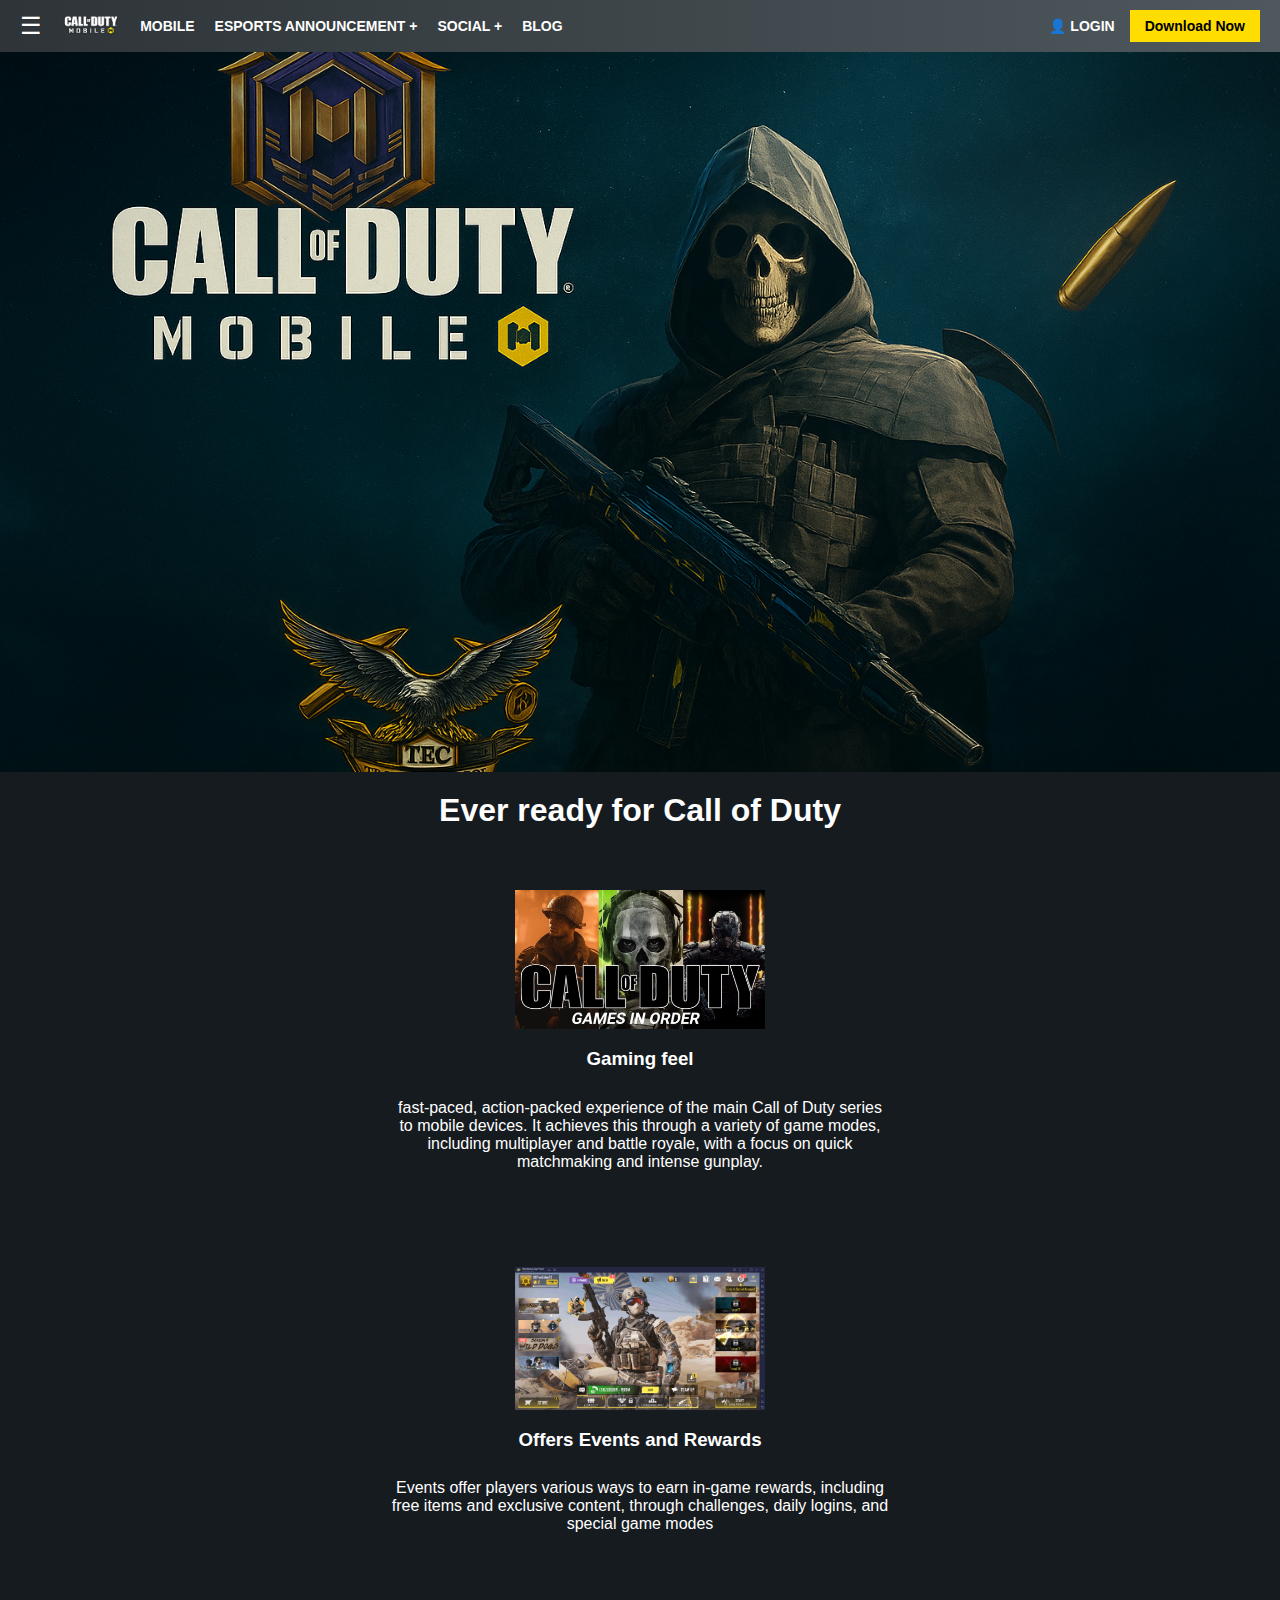
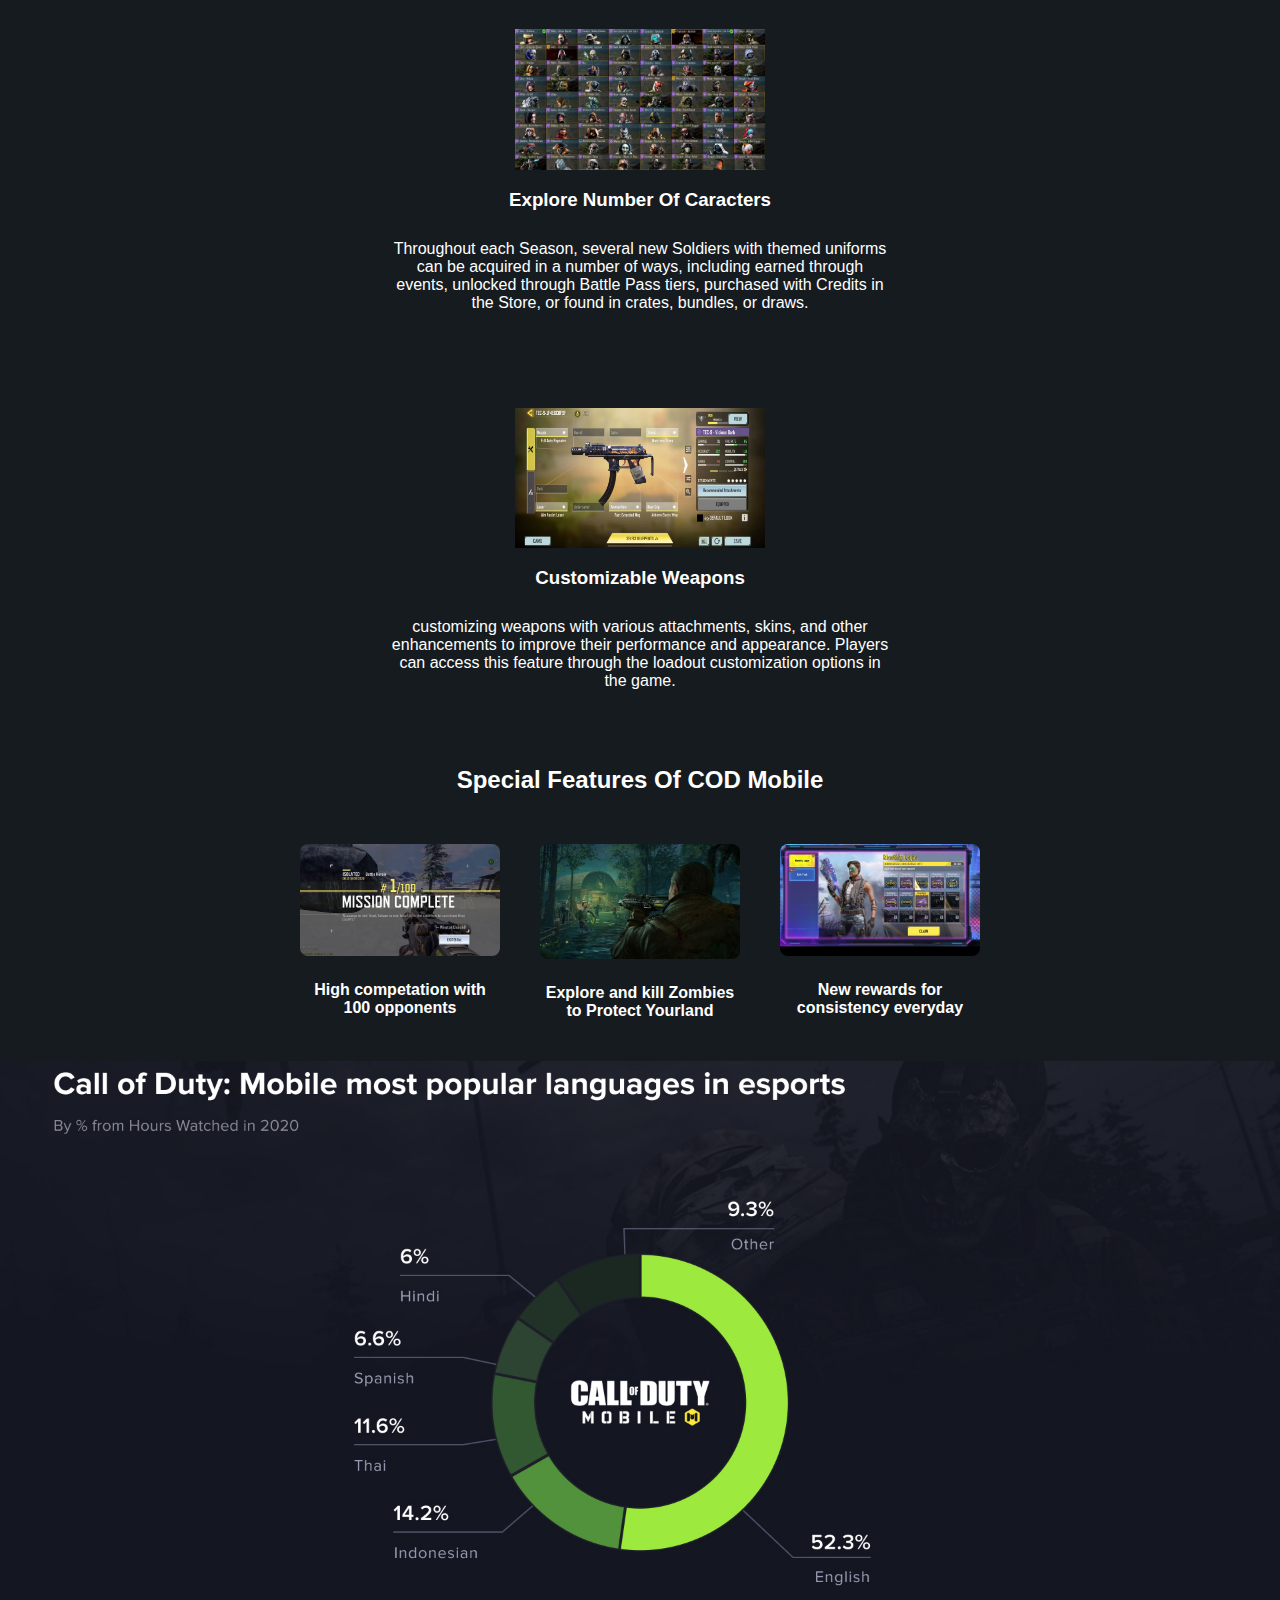
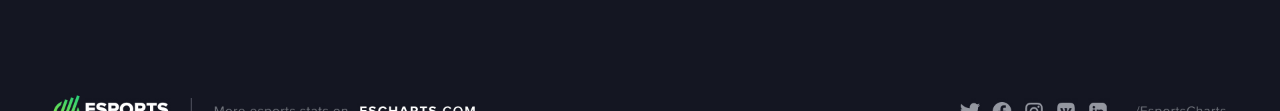
<file: Landing Page/index.html>
<!DOCTYPE html>
<html lang="en">
<head>
    <meta charset="UTF-8">
    <meta name="viewport" content="width=device-width, initial-scale=1.0">
    <title>COD Landing page</title>
    <link rel="stylesheet" href="style.css">
</head>
<body>
<div class="navbar">
    <div class="nav-left">
        <div class="menu-icon">&#9776;</div>
        <div class="logo">
            <img src="0th.png" alt="Call of Duty Logo">
        </div>
        <div class="nav-links">
            <a href="#">MOBILE</a>
            <a href="#">ESPORTS ANNOUNCEMENT +</a>
            <a href="#">SOCIAL +</a>
            <a href="#">BLOG</a>
        </div>
    </div>
    <div class="nav-right">
        <div class="login">&#128100; LOGIN</div>
        <button class="codm-btn">Download Now</button>
    </div>
</div>

<div class="full">
    <div class="container0">
        
    </div>
    <div class="container1">
        <h1>Ever ready for Call of Duty</h1>
    </div>
    <div class="container2">
        <img src="1st.png" alt="Image Error" height="200px">
        <h3>Gaming feel</h3>
        <p>fast-paced, action-packed experience of the main Call of Duty series to mobile devices. It achieves this through a variety of game modes, including multiplayer and battle royale, with a focus on quick matchmaking and intense gunplay.</p>
    </div>
    <div class="container3">
        <img src="3nd.png" alt="Image Error">
        <h3>Offers Events and Rewards</h3>
        <p>Events offer players various ways to earn in-game rewards, including free items and exclusive content, through challenges, daily logins, and special game modes</p>
    </div>
    <div class="container4">
        <img src="4th.png" alt="Image Error" height="200px">
        <h3>Explore Number Of Caracters</h3>
        <p>Throughout each Season, several new Soldiers with themed uniforms can be acquired in a number of ways, including earned through events, unlocked through Battle Pass tiers, purchased with Credits in the Store, or found in crates, bundles, or draws.</p>
    </div>
    <div class="container5">
        <img src="5.png" alt="Image Error" height="200px">
        <h3>Customizable Weapons</h3>
        <p> customizing weapons with various attachments, skins, and other enhancements to improve their performance and appearance. Players can access this feature through the loadout customization options in the game. </p>
    </div>
    <h2>Special Features Of COD Mobile</h2>
    <div class="container6">
        <div class="card1">
            <img src="6_1.png" alt="Error" height="200px">
            <h4>High competation with 100 opponents</h4>
        </div>
        <div class="card2">
            <img src="6_2.png" alt="Error" height="200px">
            <h4>Explore and kill Zombies to Protect Yourland</h4>
        </div>
        <div class="card3">
            <img src="6_3.png" alt="Error" height="200px">
            <h4>New rewards for consistency everyday</h4>
        </div>
    </div>
    <div class="container7">
    </div>
</div>

</body>
</html>
</file>
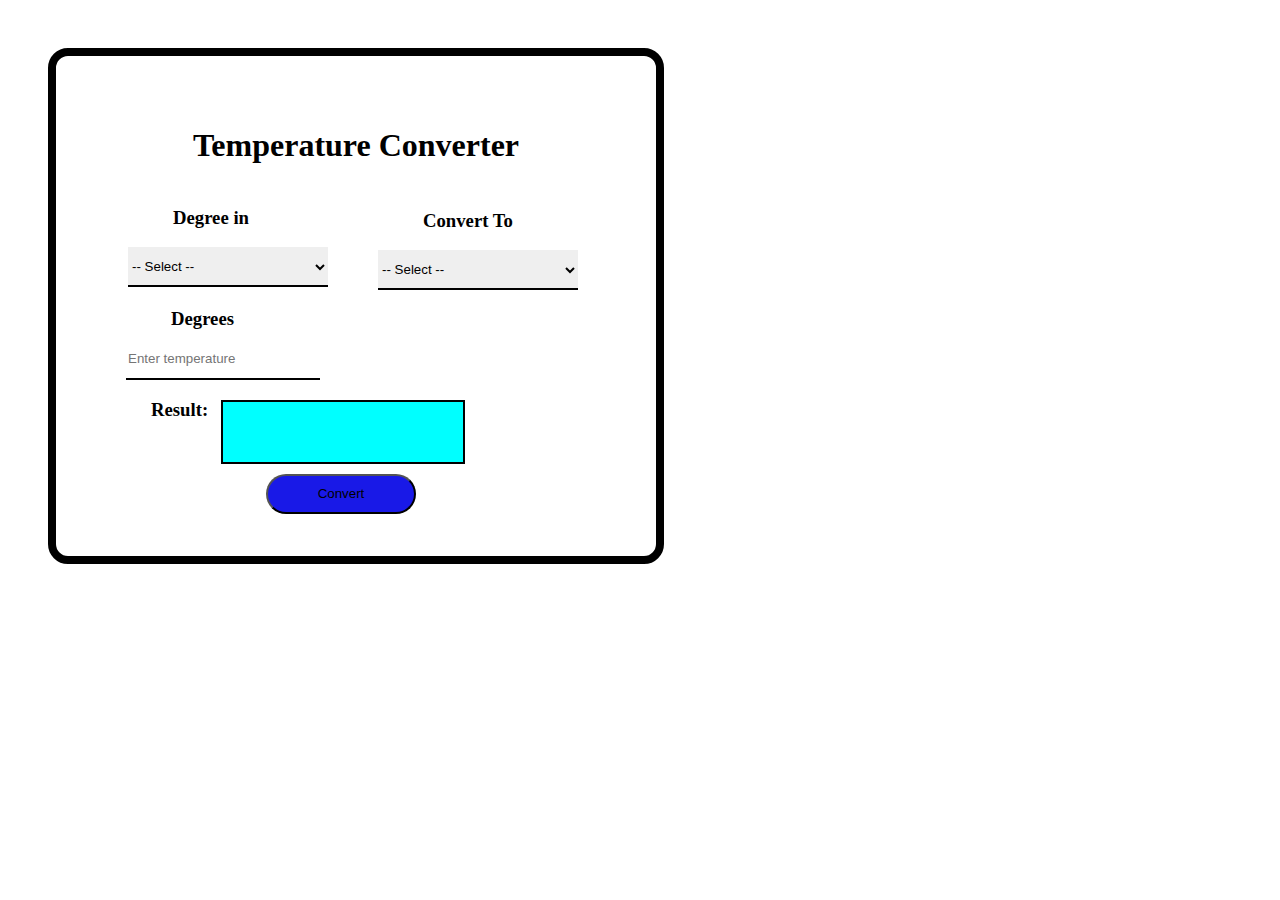
<file: Temperature converter/index.html>
<!DOCTYPE html>
<html lang="en">
<head>
    <meta charset="UTF-8">
    <meta name="viewport" content="width=device-width, initial-scale=1.0">
    <title>temperature convertor</title>
    <link rel="stylesheet" href="style.css">
</head>
<body>
<div class="box">
    <h1>Temperature Converter</h1>
    <div class="in_type">
        <h3>Degree in</h3>
        <select name="tochange" id="in_type">
            <option value="">-- Select --</option>
            <option value="Celsius">Celsius</option>
            <option value="Fahrenheit">Fahrenheit</option>
            <option value="Kelvin">Kelvin</option>
        </select>
    </div>
    <div class="to_type">
        <h3>Convert To</h3>
        <select name="tochange" id="out_type">
            <option value="">-- Select --</option>
            <option value="Celsius">Celsius</option>
            <option value="Fahrenheit">Fahrenheit</option>
            <option value="Kelvin">Kelvin</option>
        </select>
    </div>
    <div class="input_deg">
        <h3>Degrees</h3>
        <input type="number" name="" id="deg" placeholder="Enter temperature ">
    </div>
    <h3>Result:</h3>
    <div class="result" id="result"></div>
    <button onclick="Calculate()">Convert</button>
</div>
<script>
    function Calculate(){
        var in_type=document.getElementById("in_type").value;
        var out_type=document.getElementById("out_type").value;
        var degree=Number(document.getElementById("deg").value);
        var result;
        if (in_type=="Celsius"){
            if(out_type=="Celsius"){
                result=degree+" Celsius";
            }
            else if(out_type=="Fahrenheit"){
                result=(((9/5)*degree)+32)+" Fahrenheit";
            }
            else if(out_type=="Kelvin"){
                result=(degree+273.15)+" Kelvin";
            }
            else{
                result="Enter a valid Input";
            }
        }
        else if (in_type=="Fahrenheit"){
            if(out_type=="Celsius"){
                result=((degree-32)*5/9)+" Celsius";
            }
            else if(out_type=="Fahrenheit"){
                result=degree+" Fahrenheit";
            }
            else if(out_type=="Kelvin"){
                result=(((degree-32)*5/9)+273.15)+" Kelvin";
            }
            else{
                result="Enter a valid Input";
            }
        }
        else if (in_type=="Kelvin"){
            if(out_type=="Celsius"){
                result=(degree-273.15)+" Celsius";
            }
            else if(out_type=="Fahrenheit"){
                result=(((degree-273.15)*9/5)+32)+" Fahrenheit";
            }
            else if(out_type=="Kelvin"){
                result=degree+" Kelvin";
            }
            else{
                result="Enter a valid Input";
            }
        }
        document.getElementById("result").innerText=result;
    }
</script>
</body>
</html>
</file>
<file: Landing Page/style.css>
.navbar {
    display: flex;
    align-items: center;
    justify-content: space-between;
    background: linear-gradient(to right, #2e3438, #4e585d);
    padding: 10px 20px;
    flex-wrap: wrap;
}

.nav-left {
    display: flex;
    align-items: center;
    gap: 20px;
    flex-wrap: wrap;
}

.menu-icon {
    font-size: 24px;
    cursor: pointer;
    color: white;
}

.logo img {
    height: 25px;
}

.nav-links {
    display: flex;
    gap: 20px;
    flex-wrap: wrap;
}

.nav-links a {
    text-decoration: none;
    color: white;
    font-size: 14px;
    font-weight: bold;
}

.nav-links a:hover {
    text-decoration: underline;
}

.nav-right {
    display: flex;
    align-items: center;
    gap: 15px;
    flex-wrap: wrap;
}

.login {
    display: flex;
    align-items: center;
    color: white;
    font-size: 14px;
    font-weight: bold;
    gap: 5px;
    cursor: pointer;
}

.codm-btn {
    background-color: #ffdd00;
    color: black;
    padding: 8px 15px;
    font-weight: bold;
    font-size: 14px;
    border: none;
    cursor: pointer;
}

.codm-btn:hover {
    background-color: #ffcc00;
}

body {
    margin: 0;
    background-color: #161b1f;
    overflow-x: hidden;
    font-family: Arial, sans-serif;
}

.container0 {
    background-image: url("2ns.png");
    background-size: cover;
    background-position: center;
    height: 700px;
    background-repeat: no-repeat;
    display: flex;
    justify-content: flex-end;
    align-items: flex-start;
    padding: 10px;
    position: relative;
}

h1, h2 {
    text-align: center;
    color: #fff;
    margin-top: 20px;
}

h3, p,h4 {
    color: #fff;
}

.container2, .container3, .container4, .container5 {
    display: flex;
    align-items: center;
    justify-content: center;
    flex-direction: column;
    padding: 40px 5%;
    text-align: center;
}

.container2 img,
.container3 img,
.container4 img,
.container5 img {
    width: 100%;
    max-width: 250px;
    height: auto;
    transition: transform 0.4s ease;
}

.container2 img:hover,
.container3 img:hover,
.container4 img:hover,
.container5 img:hover {
    transform: scale(2.0);
}

.container2 p,
.container3 p,
.container4 p,
.container5 p {
    max-width: 500px;
    margin-top: 10px;
}

.container6 {
    display: flex;
    justify-content: center;
    align-items: stretch;
    gap: 40px;
    margin-top: 30px;
    flex-wrap: wrap;
    padding: 20px;
}

.card1, .card2, .card3 {
    text-align: center;
    width: 200px;
}

.card1 img, .card2 img, .card3 img {
    width: 100%;
    height: auto;
    border-radius: 8px;
    transition: transform 0.4s ease;
}

.card1 img:hover, .card2 img:hover, .card3 img:hover {
    transform: scale(1.5);
}
.container7 {
    background-image: url("7th.png");
    background-size: cover;
    background-position: center;
    height: 650px;
    background-repeat: no-repeat;
}
</file>
<file: Temperature converter/style.css>
body{
    padding: 40px;
}
.box{
    padding: 50px;
    border: 8px black solid;
    height: 400px;
    width: 500px;
    position: absolute;
    position-area: center;
    border-radius: 20px;
}
h1{
    text-align: center;
}
.in_type{
    padding: 2px;
    width: 200px;
}
.to_type{
    padding: 2px;
    width: 200px;
    position: absolute;
    left: 300px;
    top: 133px;
}
.in_type,.to_type{
    margin-left: 20px;
}
.in_type select,.to_type select{
    height: 40px;
    width: 200px;
    border: none;
    border-bottom: 2px solid black;
}
.input_deg input{
    height: 38px;
    width: 190px;
    border: none; 
    border-bottom: 2px solid black; 
    margin-top: -300px;
}
.input_deg{
    margin-left: 20px;
}
h3{
    margin-left: 45px;
}
.result{
    padding: 20px;
    background-color: aqua;
    border: 2px black solid;
    height: 20px;
    width: 200px;
    margin-left:115px;
    margin-top: -40px;
}
button{
    height: 40px;
    width: 150px;
    margin-left: 160px;
    margin-top: 10px;
    background-color: rgb(25, 25, 231);
    border-radius: 30px;
}
</file>
